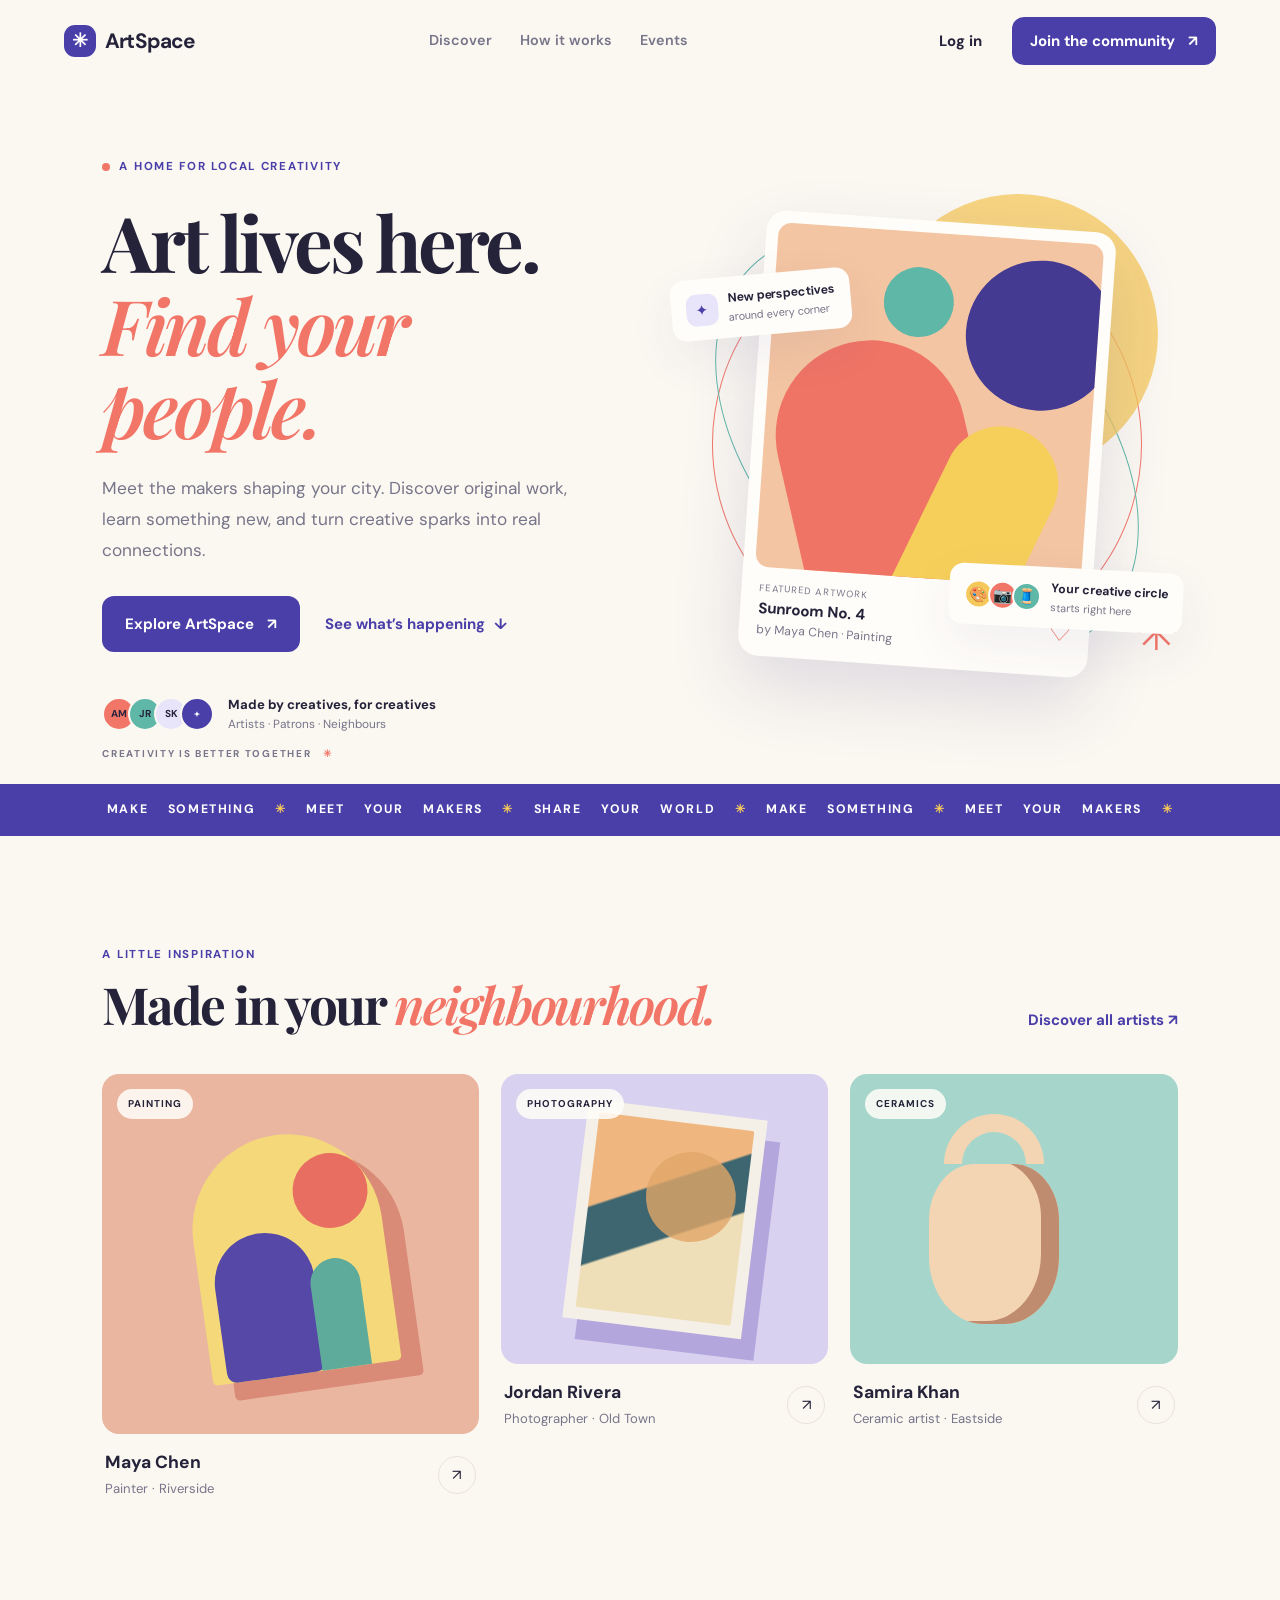
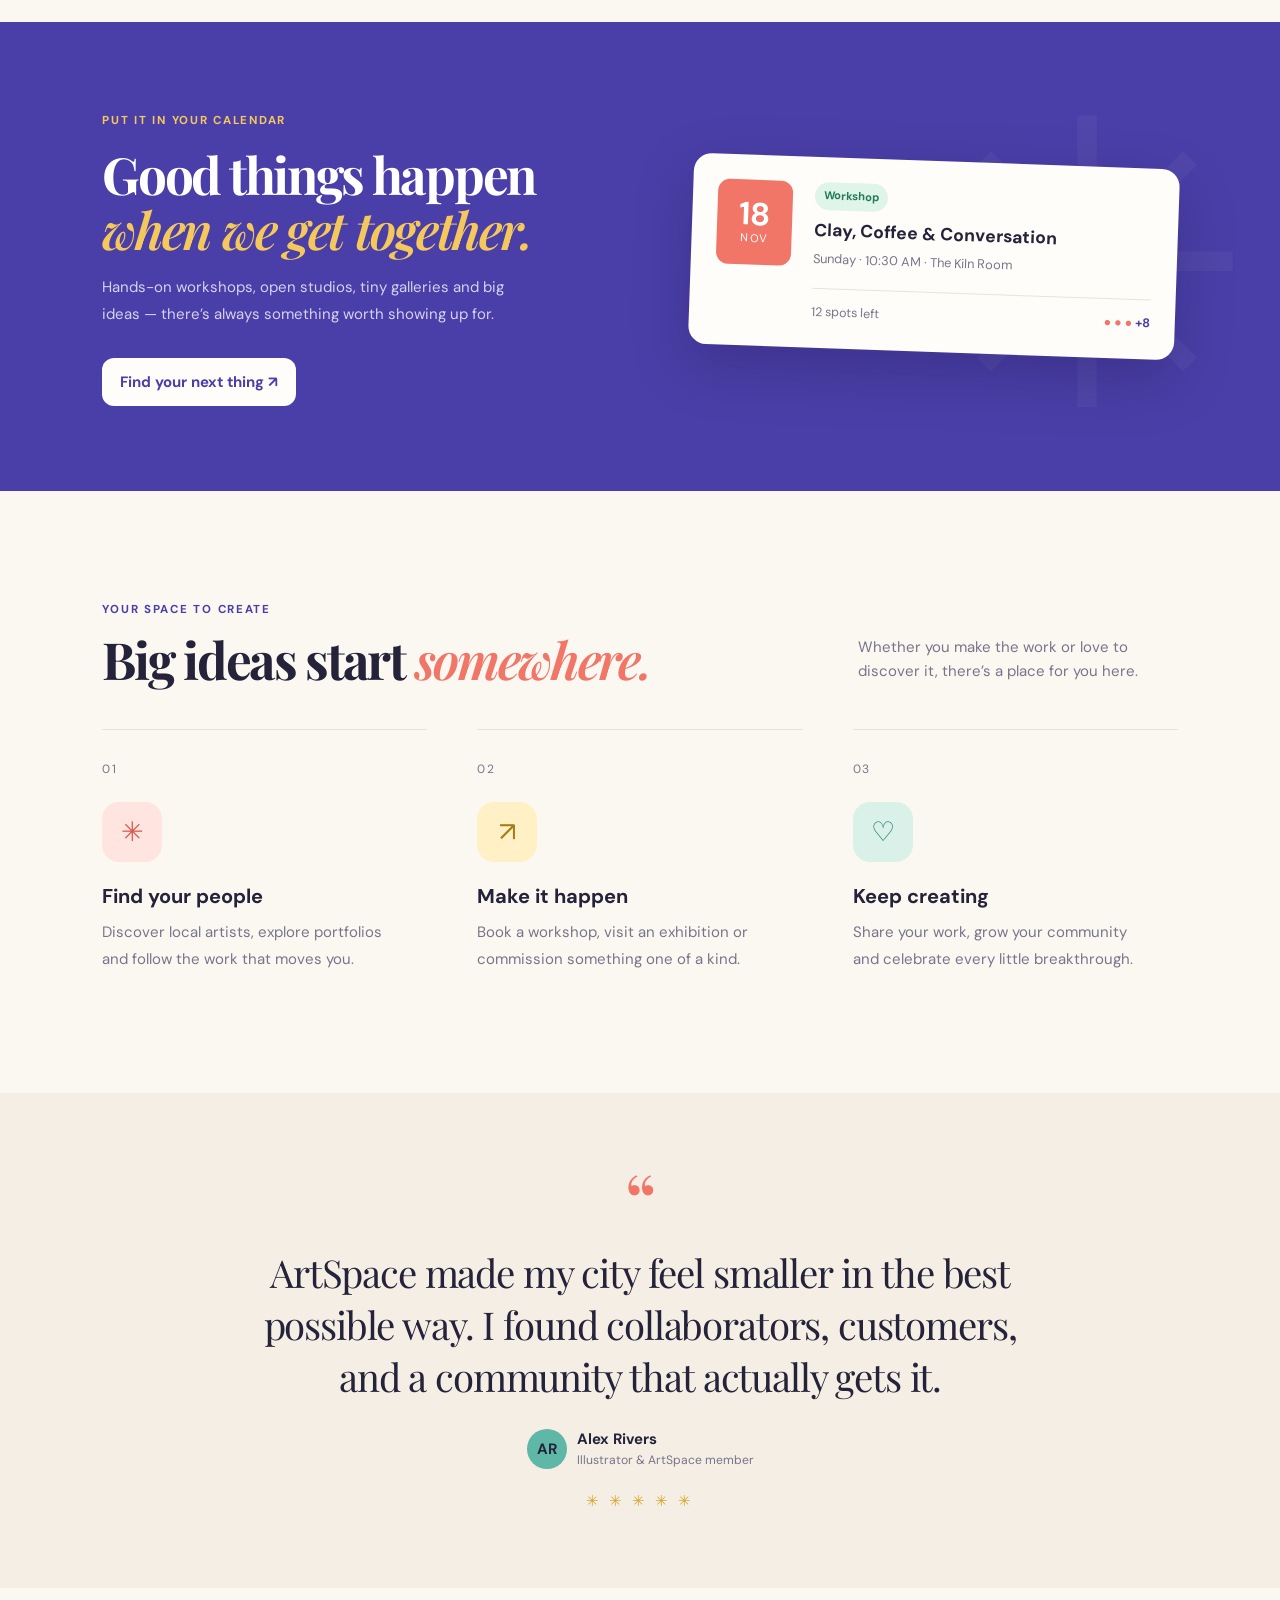
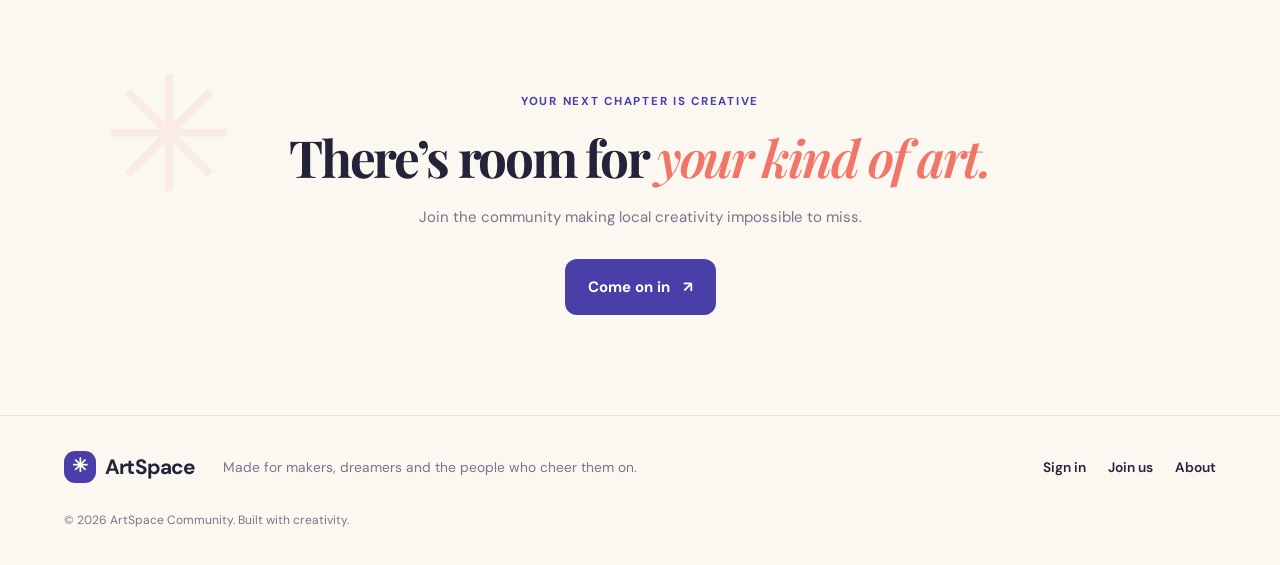
<file: index.html>
<!doctype html>
<html lang="en">
<head>
  <meta charset="utf-8"><meta name="viewport" content="width=device-width, initial-scale=1">
  <meta name="description" content="ArtSpace — discover local artists, exhibitions, workshops and creative spaces.">
  <title>ArtSpace — Where creativity finds community</title>
  <link rel="preconnect" href="https://fonts.googleapis.com"><link href="https://fonts.googleapis.com/css2?family=DM+Sans:wght@400;500;600;700&family=Playfair+Display:wght@600;700;800&display=swap" rel="stylesheet">
  <link rel="stylesheet" href="css/variables.css"><link rel="stylesheet" href="css/base.css"><link rel="stylesheet" href="css/layout.css"><link rel="stylesheet" href="css/components.css"><link rel="stylesheet" href="css/pages.css"><link rel="stylesheet" href="css/responsive.css">
</head>
<body class="landing">
<header class="site-header"><a class="brand" href="index.html"><span class="brand-mark">✳</span> ArtSpace</a><nav class="landing-nav"><a href="#discover">Discover</a><a href="#how">How it works</a><a href="#events">Events</a></nav><div class="header-actions"><a class="btn btn-quiet" href="auth.html">Log in</a><a class="btn btn-primary" href="auth.html#register">Join the community <span>↗</span></a></div><button class="icon-btn mobile-menu" aria-label="Open navigation" data-mobile-nav>☰</button></header>
<main>
<section class="hero"><div class="hero-copy"><span class="eyebrow"><span class="eyebrow-dot"></span> A home for local creativity</span><h1>Art lives here.<br><em>Find your people.</em></h1><p class="hero-lede">Meet the makers shaping your city. Discover original work, learn something new, and turn creative sparks into real connections.</p><div class="hero-actions"><a class="btn btn-primary btn-large" href="auth.html#register">Explore ArtSpace <span>↗</span></a><a class="text-link" href="#discover">See what’s happening <span>↓</span></a></div><div class="hero-proof"><div class="avatar-stack"><span>AM</span><span>JR</span><span>SK</span><span>+</span></div><div><strong>Made by creatives, for creatives</strong><small>Artists · Patrons · Neighbours</small></div></div></div><div class="hero-art"><div class="art-orbit orbit-one"></div><div class="art-orbit orbit-two"></div><div class="hero-sun"></div><div class="hero-card hero-card-main"><div class="abstract-art"><span class="art-shape shape-a"></span><span class="art-shape shape-b"></span><span class="art-shape shape-c"></span><span class="art-shape shape-d"></span></div><div class="art-caption"><div><small>FEATURED ARTWORK</small><strong>Sunroom No. 4</strong><span>by Maya Chen · Painting</span></div><span class="heart">♡</span></div></div><div class="floating-note note-top"><span class="note-icon">✦</span><div><strong>New perspectives</strong><small>around every corner</small></div></div><div class="floating-note note-bottom"><div class="mini-avatars"><i>🎨</i><i>📷</i><i>🧵</i></div><div><strong>Your creative circle</strong><small>starts right here</small></div></div><span class="hero-scribble">✳</span></div><div class="hero-bottom-note">CREATIVITY IS BETTER TOGETHER <span>✳</span></div></section>
<section class="ticker" aria-label="Community values"><div>MAKE SOMETHING <span>✳</span> MEET YOUR MAKERS <span>✳</span> SHARE YOUR WORLD <span>✳</span> MAKE SOMETHING <span>✳</span> MEET YOUR MAKERS <span>✳</span></div></section>
<section id="discover" class="section section-featured"><div class="section-heading"><div><span class="eyebrow">A little inspiration</span><h2>Made in your <em>neighbourhood.</em></h2></div><a class="text-link" href="auth.html">Discover all artists ↗</a></div><div class="feature-grid"><article class="feature-card feature-card-tall"><div class="feature-image image-terracotta"><span class="image-label">PAINTING</span><div class="painting-art"><i></i><b></b><span></span></div></div><div class="feature-meta"><div><h3>Maya Chen</h3><p>Painter · Riverside</p></div><span class="round-arrow">↗</span></div></article><article class="feature-card"><div class="feature-image image-lilac"><span class="image-label">PHOTOGRAPHY</span><div class="photo-art"><i></i><b></b></div></div><div class="feature-meta"><div><h3>Jordan Rivera</h3><p>Photographer · Old Town</p></div><span class="round-arrow">↗</span></div></article><article class="feature-card"><div class="feature-image image-teal"><span class="image-label">CERAMICS</span><div class="ceramic-art"><i></i><b></b></div></div><div class="feature-meta"><div><h3>Samira Khan</h3><p>Ceramic artist · Eastside</p></div><span class="round-arrow">↗</span></div></article></div></section>
<section id="events" class="event-band"><div class="event-band-copy"><span class="eyebrow">Put it in your calendar</span><h2>Good things happen<br><em>when we get together.</em></h2><p>Hands-on workshops, open studios, tiny galleries and big ideas — there’s always something worth showing up for.</p><a class="btn btn-light" href="auth.html#register">Find your next thing ↗</a></div><div class="event-preview"><div class="event-date"><strong>18</strong><span>NOV</span></div><div class="event-details"><span class="status status-confirmed">Workshop</span><h3>Clay, Coffee & Conversation</h3><p>Sunday · 10:30 AM · The Kiln Room</p><div class="event-footer"><span>12 spots left</span><span class="event-avatars">● ● ● <b>+8</b></span></div></div></div><div class="band-decoration">✳</div></section>
<section id="how" class="section how-section"><div class="section-heading"><div><span class="eyebrow">Your space to create</span><h2>Big ideas start <em>somewhere.</em></h2></div><p class="heading-aside">Whether you make the work or love to discover it, there’s a place for you here.</p></div><div class="steps-grid"><article><span class="step-number">01</span><div class="step-icon step-coral">✳</div><h3>Find your people</h3><p>Discover local artists, explore portfolios and follow the work that moves you.</p></article><article><span class="step-number">02</span><div class="step-icon step-yellow">↗</div><h3>Make it happen</h3><p>Book a workshop, visit an exhibition or commission something one of a kind.</p></article><article><span class="step-number">03</span><div class="step-icon step-teal">♡</div><h3>Keep creating</h3><p>Share your work, grow your community and celebrate every little breakthrough.</p></article></div></section>
<section class="quote-section"><div class="quote-mark">“</div><blockquote>ArtSpace made my city feel smaller in the best possible way. I found collaborators, customers, and a community that actually gets it.</blockquote><div class="quote-person"><span class="quote-avatar">AR</span><div><strong>Alex Rivers</strong><small>Illustrator & ArtSpace member</small></div></div><div class="quote-stars">✳ ✳ ✳ ✳ ✳</div></section>
<section class="cta-section"><div class="cta-shape">✳</div><span class="eyebrow">Your next chapter is creative</span><h2>There’s room for <em>your kind of art.</em></h2><p>Join the community making local creativity impossible to miss.</p><a class="btn btn-primary btn-large" href="auth.html#register">Come on in <span>↗</span></a></section>
</main><footer class="site-footer"><a class="brand" href="index.html"><span class="brand-mark">✳</span> ArtSpace</a><p>Made for makers, dreamers and the people who cheer them on.</p><div><a href="auth.html">Sign in</a><a href="auth.html#register">Join us</a><a href="#how">About</a></div><small>© 2026 ArtSpace Community. Built with creativity.</small></footer><script src="js/landing.js"></script></body></html>
</file>
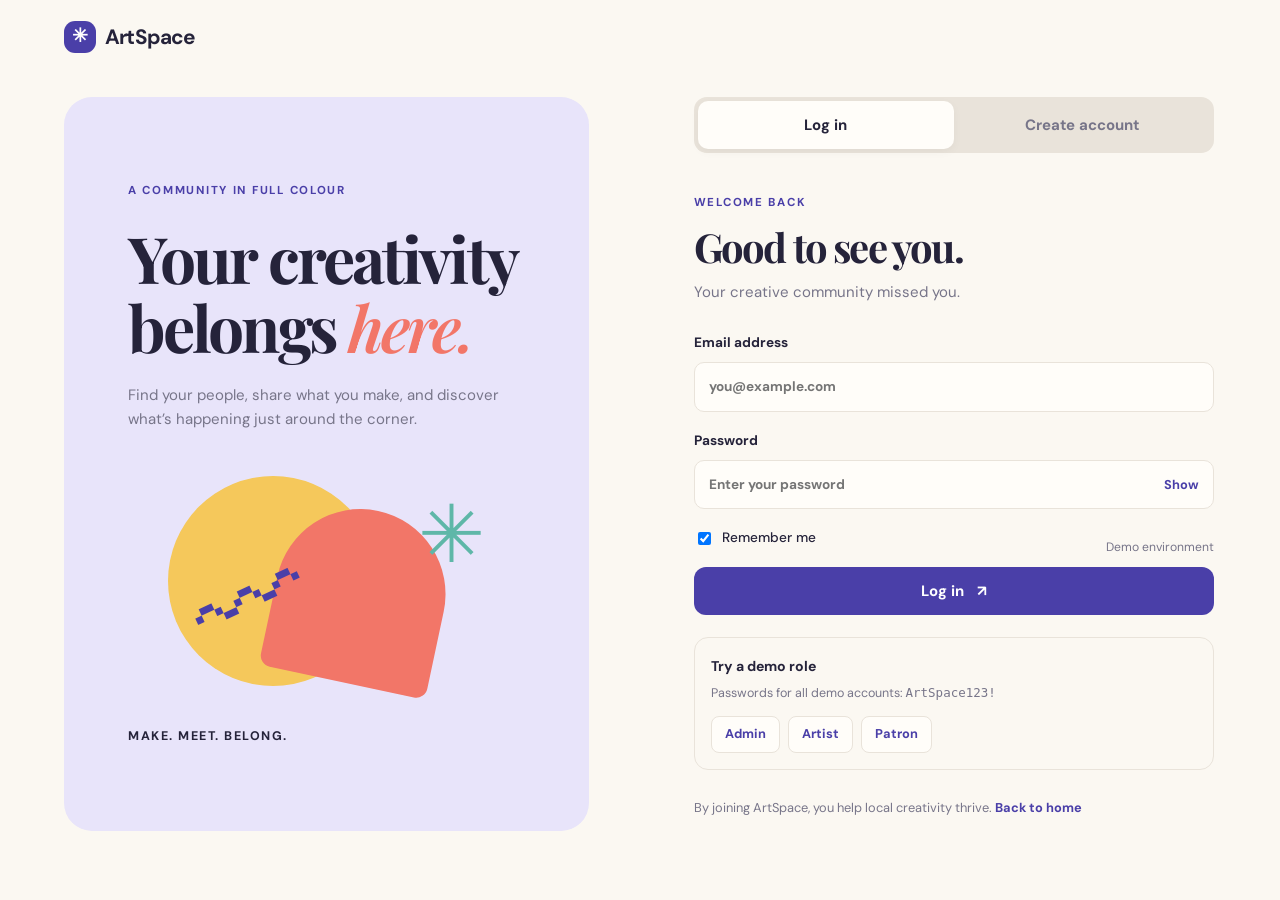
<file: app.html>
<!doctype html><html lang="en"><head><meta charset="utf-8"><meta name="viewport" content="width=device-width,initial-scale=1"><title>ArtSpace Studio</title><link rel="preconnect" href="https://fonts.googleapis.com"><link href="https://fonts.googleapis.com/css2?family=DM+Sans:wght@400;500;600;700&family=Playfair+Display:wght@600;700;800&display=swap" rel="stylesheet"><link rel="stylesheet" href="css/variables.css"><link rel="stylesheet" href="css/base.css"><link rel="stylesheet" href="css/layout.css"><link rel="stylesheet" href="css/components.css"><link rel="stylesheet" href="css/pages.css"><link rel="stylesheet" href="css/responsive.css"></head><body class="app-body"><div id="app-root"><div class="loading-screen"><span class="brand-mark">✳</span><h2>Opening your creative space…</h2></div></div><script type="module" src="js/router.js"></script></body></html>
</file>
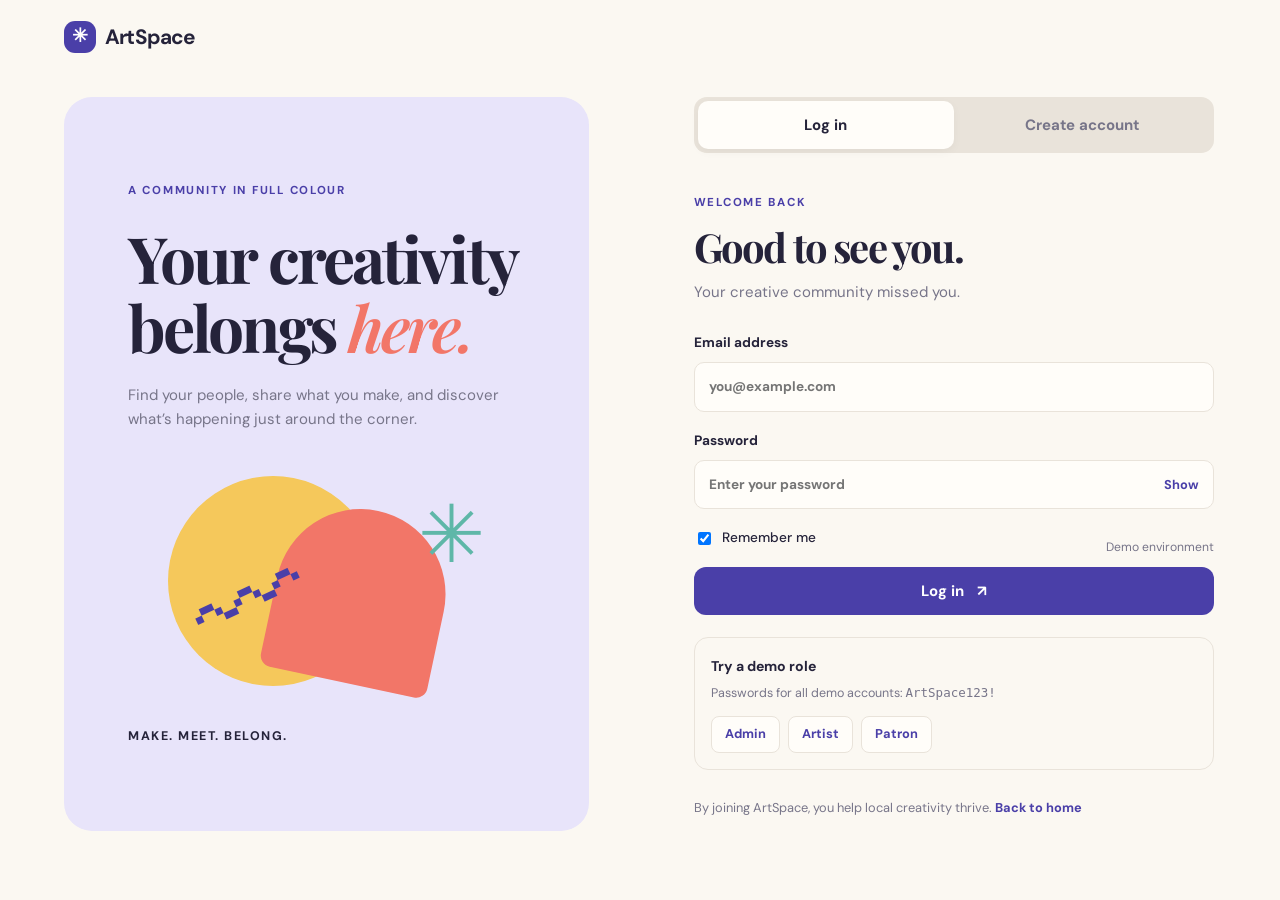
<file: auth.html>
<!doctype html><html lang="en"><head><meta charset="utf-8"><meta name="viewport" content="width=device-width,initial-scale=1"><title>Join ArtSpace</title><link rel="preconnect" href="https://fonts.googleapis.com"><link href="https://fonts.googleapis.com/css2?family=DM+Sans:wght@400;500;600;700&family=Playfair+Display:wght@600;700;800&display=swap" rel="stylesheet"><link rel="stylesheet" href="css/variables.css"><link rel="stylesheet" href="css/base.css"><link rel="stylesheet" href="css/layout.css"><link rel="stylesheet" href="css/components.css"><link rel="stylesheet" href="css/pages.css"><link rel="stylesheet" href="css/responsive.css"></head><body class="auth-page"><a class="brand auth-brand" href="index.html"><span class="brand-mark">✳</span> ArtSpace</a><main class="auth-layout"><section class="auth-aside"><span class="eyebrow">A community in full colour</span><h1>Your creativity<br>belongs <em>here.</em></h1><p>Find your people, share what you make, and discover what’s happening just around the corner.</p><div class="auth-art"><div class="auth-art-circle"></div><div class="auth-art-block"></div><div class="auth-art-squiggle">〰</div><div class="auth-art-star">✳</div></div><small>Make. Meet. Belong.</small></section><section class="auth-panel"><div class="auth-tabs"><button class="auth-tab active" data-auth-tab="login">Log in</button><button class="auth-tab" data-auth-tab="register">Create account</button></div><div id="auth-message" class="form-message" role="status"></div><form id="login-form" class="auth-form"><span class="eyebrow">WELCOME BACK</span><h2>Good to see you.</h2><p class="muted">Your creative community missed you.</p><label>Email address<input type="email" name="email" placeholder="you@example.com" required autocomplete="email"></label><label>Password<span class="password-wrap"><input type="password" name="password" placeholder="Enter your password" required autocomplete="current-password"><button type="button" class="show-password" aria-label="Show password">Show</button></span></label><div class="form-row"><label class="check-label"><input type="checkbox" name="remember" checked> Remember me</label><span class="muted tiny">Demo environment</span></div><button class="btn btn-primary btn-full" type="submit">Log in <span>↗</span></button><div class="demo-box"><strong>Try a demo role</strong><p>Passwords for all demo accounts: <code>ArtSpace123!</code></p><div class="demo-buttons"><button type="button" data-demo="admin@artspace.demo">Admin</button><button type="button" data-demo="maya@artspace.demo">Artist</button><button type="button" data-demo="alex@artspace.demo">Patron</button></div></div></form>
<form id="register-form" class="auth-form hidden"><span class="eyebrow">YOUR STORY STARTS HERE</span><h2>Make yourself at home.</h2><p class="muted">A few details and you’re in.</p><div class="form-grid"><label>Full name<input name="name" required minlength="2" placeholder="Your full name"></label><label>City<input name="city" required placeholder="Your city"></label><label class="span-two">Email address<input type="email" name="email" required placeholder="you@example.com"></label><label>I'm joining as<select name="role" required><option value="patron">Patron / Member</option><option value="artist">Artist / Creative</option></select></label><label>Creative discipline<input name="discipline" placeholder="e.g. Photography"></label><label>Password<span class="password-wrap"><input type="password" name="password" required minlength="8" placeholder="8+ characters"><button type="button" class="show-password" aria-label="Show password">Show</button></span><span class="strength"><i id="strength-meter"></i></span><small id="strength-label" class="muted tiny">Use 8+ characters with a number and symbol.</small></label><label>Confirm password<input type="password" name="confirm" required placeholder="Repeat password"></label></div><label class="check-label terms"><input type="checkbox" name="terms" required> I agree to the community guidelines.</label><button class="btn btn-primary btn-full" type="submit">Create my account <span>↗</span></button></form><p class="auth-foot">By joining ArtSpace, you help local creativity thrive. <a href="index.html">Back to home</a></p></section></main><script type="module" src="js/auth.js"></script></body></html>
</file>
<file: css/variables.css>
:root{--ink:#25233a;--muted:#777589;--paper:#fbf8f2;--surface:#fffdf9;--line:#e9e3da;--indigo:#4a3fa8;--indigo-dark:#332b7b;--coral:#f27668;--yellow:#f5c85b;--teal:#5fb7a8;--lavender:#e8e4fa;--green:#2f946f;--red:#d45d5d;--amber:#b77a18;--blue:#477ed1;--purple:#8562bd;--shadow:0 18px 50px #332b7b12;--radius:20px;--radius-sm:12px;--font-body:'DM Sans',sans-serif;--font-display:'Playfair Display',serif}body.dark{--ink:#f4f0ff;--muted:#aaa6c0;--paper:#171624;--surface:#222033;--line:#39364d;--lavender:#302c4a;--shadow:0 18px 50px #0003}
</file>
<file: css/base.css>
*{box-sizing:border-box}html{scroll-behavior:smooth}body{margin:0;background:var(--paper);color:var(--ink);font-family:var(--font-body);font-size:15px;line-height:1.6}a{color:inherit;text-decoration:none}button,input,select,textarea{font:inherit}button,a,input,select,textarea{outline-offset:3px}button{cursor:pointer}img{max-width:100%;display:block}h1,h2,h3,h4,p{margin-top:0}h1,h2{font-family:var(--font-display);letter-spacing:-.045em;line-height:1.08}h1{font-size:clamp(2.8rem,6vw,5.8rem)}h2{font-size:clamp(2.1rem,4vw,3.6rem)}h3{line-height:1.25}em{color:var(--coral);font-weight:600}::selection{background:var(--yellow);color:var(--ink)}:focus-visible{outline:3px solid var(--coral)}.hidden{display:none!important}.muted{color:var(--muted)}.tiny{font-size:.76rem}.eyebrow{font-size:.72rem;font-weight:700;letter-spacing:.15em;text-transform:uppercase;color:var(--indigo);display:inline-flex;align-items:center;gap:9px}.eyebrow-dot{height:8px;width:8px;background:var(--coral);border-radius:50%}.text-link{font-weight:700;color:var(--indigo);display:inline-flex;gap:9px;align-items:center}.text-link:hover{gap:14px}.brand{font-size:1.3rem;font-weight:700;letter-spacing:-.04em;display:inline-flex;align-items:center;gap:9px}.brand-mark{display:inline-grid;place-items:center;width:32px;height:32px;border-radius:11px;background:var(--indigo);color:white;font-size:1.2rem}.loading-screen{min-height:100vh;display:grid;place-content:center;justify-items:center;color:var(--muted)}
</file>
<file: css/layout.css>
.site-header{height:82px;padding:0 clamp(20px,5vw,78px);display:flex;align-items:center;justify-content:space-between;gap:24px;position:relative;z-index:5}.landing-nav,.header-actions{display:flex;align-items:center;gap:28px}.landing-nav a{font-size:.9rem;color:var(--muted);font-weight:600}.landing-nav a:hover{color:var(--indigo)}.header-actions{gap:12px}.section{padding:105px clamp(20px,8vw,125px)}.section-heading{display:flex;align-items:end;justify-content:space-between;gap:30px;margin-bottom:42px}.section-heading h2{margin:12px 0 0}.section-heading>p{max-width:320px;color:var(--muted)}.site-footer{padding:34px clamp(20px,5vw,78px);display:flex;align-items:center;gap:28px;border-top:1px solid var(--line);flex-wrap:wrap}.site-footer p{margin:0;color:var(--muted);font-size:.86rem}.site-footer>div{margin-left:auto;display:flex;gap:22px;font-weight:600;font-size:.86rem}.site-footer small{width:100%;color:var(--muted);font-size:.75rem}.auth-layout{min-height:calc(100vh - 90px);display:grid;grid-template-columns:1fr 1fr;max-width:1280px;margin:auto;padding:24px 5vw 60px;gap:clamp(40px,8vw,120px)}.auth-aside{background:var(--lavender);border-radius:28px;padding:clamp(35px,5vw,70px);position:relative;overflow:hidden;display:flex;flex-direction:column;justify-content:center;min-height:690px}.auth-aside h1{font-size:clamp(3rem,5vw,5rem);margin:22px 0}.auth-aside p{max-width:380px;color:var(--muted)}.auth-art{height:230px;position:relative;margin:25px 0}.auth-art-circle{position:absolute;width:210px;height:210px;background:var(--yellow);border-radius:50%;left:10%;top:5px}.auth-art-block{position:absolute;width:170px;height:175px;background:var(--coral);border-radius:90px 90px 12px 12px;left:37%;top:38px;transform:rotate(12deg)}.auth-art-squiggle{position:absolute;font-size:7rem;color:var(--indigo);left:17%;top:45px;transform:rotate(-25deg)}.auth-art-star{position:absolute;font-size:5rem;right:10%;top:0;color:var(--teal)}.auth-aside>small{font-weight:700;letter-spacing:.12em;text-transform:uppercase}.auth-panel{align-self:center;max-width:520px;width:100%;margin:auto}.auth-tabs{display:flex;background:var(--line);border-radius:13px;padding:4px;margin-bottom:36px}.auth-tab{border:0;background:transparent;color:var(--muted);padding:12px;flex:1;border-radius:10px;font-weight:700}.auth-tab.active{background:var(--surface);color:var(--ink);box-shadow:0 3px 10px #0000000a}.auth-form h2{font-size:2.5rem;margin:12px 0}.auth-form>p{margin-bottom:28px}.auth-form label{display:flex;flex-direction:column;gap:8px;font-size:.85rem;font-weight:700;margin-bottom:18px}.auth-form input:not([type=checkbox]),.auth-form select{width:100%;border:1px solid var(--line);background:var(--surface);color:var(--ink);padding:13px 14px;border-radius:10px;min-height:48px}.auth-form input:focus,.auth-form select:focus{border-color:var(--indigo)}.password-wrap{display:flex;position:relative}.password-wrap input{padding-right:62px!important}.show-password{position:absolute;right:8px;top:8px;border:0;background:transparent;color:var(--indigo);font-weight:700;font-size:.8rem;padding:7px}.form-row{display:flex;justify-content:space-between;align-items:center}.auth-form .check-label{flex-direction:row;align-items:center;gap:8px;font-weight:500}.form-grid{display:grid;grid-template-columns:1fr 1fr;gap:0 14px}.span-two{grid-column:span 2}.strength{height:4px;background:var(--line);border-radius:10px;overflow:hidden}.strength i{height:100%;display:block;width:0;background:var(--coral);transition:width .2s}.terms{margin:12px 0 20px!important}.demo-box{background:var(--paper);border:1px solid var(--line);padding:16px;border-radius:14px;margin-top:22px}.demo-box strong{font-size:.88rem}.demo-box p{font-size:.78rem;color:var(--muted);margin:5px 0 12px}.demo-buttons{display:flex;gap:8px}.demo-buttons button{background:var(--surface);border:1px solid var(--line);border-radius:8px;padding:7px 13px;color:var(--indigo);font-weight:700;font-size:.8rem}.auth-foot{margin-top:28px;color:var(--muted);font-size:.8rem}.auth-foot a{color:var(--indigo);font-weight:700}.form-message{font-size:.88rem;margin-bottom:14px;color:var(--red)}
</file>
<file: css/components.css>
.btn{display:inline-flex;justify-content:center;align-items:center;gap:13px;border:0;border-radius:12px;padding:12px 18px;font-weight:700;transition:transform .2s,box-shadow .2s;min-height:44px}.btn:hover{transform:translateY(-2px);box-shadow:0 8px 20px #332b7b20}.btn-primary{background:var(--indigo);color:#fff}.btn-primary:hover{background:var(--indigo-dark)}.btn-quiet{background:transparent;color:var(--ink)}.btn-light{background:var(--surface);color:var(--indigo)}.btn-large{padding:16px 23px}.btn-full{width:100%}.icon-btn{border:1px solid var(--line);background:var(--surface);color:var(--ink);width:44px;height:44px;border-radius:12px}.mobile-menu{display:none}.status{display:inline-flex;align-items:center;gap:6px;padding:5px 9px;border-radius:100px;font-size:.7rem;font-weight:700;background:var(--line);color:var(--muted);white-space:nowrap}.status-pending,.status-under-review,.status-waitlisted{background:#fff0d3;color:#95610e}.status-confirmed,.status-approved,.status-published,.status-accepted{background:#dff5e9;color:#247b59}.status-rejected,.status-cancelled,.status-declined{background:#ffe4e1;color:#b34444}.status-in-progress,.status-submitted{background:#e2edff;color:#3869b4}.status-completed,.status-delivered,.status-closed{background:#eee5ff;color:#704bb0}.toast-region{position:fixed;right:20px;top:20px;z-index:99;display:grid;gap:10px}.toast{background:var(--surface);border:1px solid var(--line);box-shadow:var(--shadow);padding:14px 18px;border-radius:12px;min-width:240px;animation:slide-in .25s ease}.toast.success{border-left:4px solid var(--teal)}.toast.error{border-left:4px solid var(--red)}.toast.info{border-left:4px solid var(--indigo)}@keyframes slide-in{from{transform:translateX(15px);opacity:0}to{transform:none;opacity:1}}.modal-backdrop{position:fixed;inset:0;background:#17162499;z-index:90;display:grid;place-items:center;padding:20px}.modal{background:var(--surface);color:var(--ink);width:min(560px,100%);max-height:90vh;overflow:auto;border-radius:20px;padding:26px;box-shadow:var(--shadow);animation:modal-in .2s ease}.modal h2{font-size:1.8rem}.modal-actions{display:flex;justify-content:flex-end;gap:10px;margin-top:22px}@keyframes modal-in{from{transform:translateY(10px) scale(.98);opacity:0}to{transform:none;opacity:1}}.empty-state{text-align:center;padding:55px 20px;color:var(--muted)}.empty-state .empty-icon{font-size:3rem;color:var(--coral)}.form-error{color:var(--red);font-size:.76rem;font-weight:500}.field-error{border-color:var(--red)!important}.pill{padding:7px 12px;border:1px solid var(--line);border-radius:100px;background:var(--surface);color:var(--muted);font-size:.8rem}.pill.active{background:var(--indigo);border-color:var(--indigo);color:white}.table-wrap{overflow:auto;border:1px solid var(--line);border-radius:14px}.data-table{width:100%;border-collapse:collapse;min-width:600px}.data-table th,.data-table td{text-align:left;padding:14px 16px;border-bottom:1px solid var(--line);font-size:.84rem}.data-table th{background:var(--paper);color:var(--muted);font-size:.72rem;text-transform:uppercase;letter-spacing:.08em}.data-table tr:last-child td{border-bottom:0}.field{display:grid;gap:6px;margin:13px 0}.field label{font-size:.82rem;font-weight:700}.field input,.field textarea,.field select{width:100%;padding:11px 13px;border:1px solid var(--line);background:var(--surface);color:var(--ink);border-radius:9px}.field textarea{min-height:90px;resize:vertical}.toast button{float:right;border:0;background:none;color:var(--muted)}
</file>
<file: css/pages.css>
.hero{min-height:650px;padding:72px clamp(24px,8vw,125px) 50px;display:grid;grid-template-columns:1.02fr .98fr;align-items:center;gap:4vw;position:relative;overflow:hidden}.hero-copy{position:relative;z-index:2}.hero h1{margin:22px 0 24px}.hero-lede{max-width:480px;font-size:1.08rem;line-height:1.8;color:var(--muted)}.hero-actions{display:flex;align-items:center;gap:25px;margin:30px 0 42px}.hero-proof{display:flex;align-items:center;gap:14px}.avatar-stack{display:flex}.avatar-stack span{width:34px;height:34px;border:2px solid var(--paper);margin-left:-8px;border-radius:50%;display:grid;place-items:center;font-size:.63rem;font-weight:700;background:var(--yellow)}.avatar-stack span:first-child{margin-left:0;background:var(--coral)}.avatar-stack span:nth-child(2){background:var(--teal)}.avatar-stack span:nth-child(3){background:var(--lavender)}.avatar-stack span:last-child{background:var(--indigo);color:white}.hero-proof strong,.hero-proof small{display:block}.hero-proof strong{font-size:.82rem}.hero-proof small{font-size:.74rem;color:var(--muted)}.hero-art{height:500px;position:relative;display:grid;place-items:center}.hero-card-main{width:min(350px,75%);background:var(--surface);padding:12px;border-radius:20px;box-shadow:0 30px 70px #332b7b24;transform:rotate(4deg);z-index:2}.abstract-art{height:345px;background:#f4c5a2;border-radius:13px;position:relative;overflow:hidden}.art-shape{position:absolute;display:block}.shape-a{width:190px;height:250px;border-radius:100px 100px 20px 20px;background:#ef7466;left:20px;bottom:-15px;transform:rotate(-17deg)}.shape-b{width:150px;height:150px;border-radius:50%;background:#443a91;right:-18px;top:20px}.shape-c{width:115px;height:200px;background:#f6cf5b;border-radius:60px 60px 0 0;right:45px;bottom:-40px;transform:rotate(22deg)}.shape-d{width:70px;height:70px;background:#5fb7a8;border-radius:50%;left:110px;top:35px}.art-caption{display:flex;justify-content:space-between;align-items:center;padding:14px 6px 4px}.art-caption small,.art-caption strong,.art-caption span{display:block}.art-caption small{font-size:.59rem;letter-spacing:.12em;color:var(--muted)}.art-caption strong{font-size:.95rem}.art-caption span{font-size:.76rem;color:var(--muted)}.art-caption .heart{font-size:1.7rem;color:var(--coral)}.hero-sun{position:absolute;width:280px;height:280px;border-radius:50%;background:var(--yellow);right:4%;top:0;opacity:.75}.art-orbit{position:absolute;border:1px solid var(--coral);border-radius:50%;width:430px;height:430px;transform:rotate(-28deg)}.orbit-two{width:500px;height:330px;border-color:var(--teal);transform:rotate(45deg)}.floating-note{position:absolute;z-index:4;display:flex;align-items:center;gap:10px;background:var(--surface);padding:12px 15px;border-radius:14px;box-shadow:var(--shadow)}.floating-note strong,.floating-note small{display:block}.floating-note strong{font-size:.77rem}.floating-note small{font-size:.68rem;color:var(--muted)}.note-icon{width:32px;height:32px;background:var(--lavender);color:var(--indigo);display:grid;place-items:center;border-radius:10px}.note-top{top:80px;left:-5px;transform:rotate(-5deg)}.note-bottom{bottom:65px;right:-5px;transform:rotate(3deg)}.mini-avatars{display:flex}.mini-avatars i{font-style:normal;display:grid;place-items:center;width:29px;height:29px;border-radius:50%;background:var(--yellow);margin-left:-5px;border:2px solid var(--surface)}.mini-avatars i:first-child{margin-left:0}.mini-avatars i:nth-child(2){background:var(--coral)}.mini-avatars i:nth-child(3){background:var(--teal)}.hero-scribble{position:absolute;right:0;bottom:20px;color:var(--coral);font-size:3.2rem}.hero-bottom-note{position:absolute;bottom:22px;left:clamp(24px,8vw,125px);font-size:.62rem;letter-spacing:.17em;font-weight:700;color:var(--muted)}.hero-bottom-note span{color:var(--coral);margin-left:8px}.ticker{background:var(--indigo);color:white;overflow:hidden;padding:16px 0;white-space:nowrap;font-weight:700;letter-spacing:.13em;font-size:.77rem}.ticker div{word-spacing:15px;text-align:center}.ticker span{color:var(--yellow)}.feature-grid{display:grid;grid-template-columns:1.15fr 1fr 1fr;gap:22px}.feature-card{min-width:0}.feature-image{height:290px;border-radius:17px;position:relative;overflow:hidden;display:grid;place-items:center}.feature-card-tall .feature-image{height:360px}.image-label{position:absolute;left:15px;top:15px;z-index:3;background:#fffdf9dd;border-radius:100px;padding:7px 11px;font-size:.62rem;font-weight:700;letter-spacing:.1em}.image-terracotta{background:#eab6a0}.image-lilac{background:#d8d1f0}.image-teal{background:#a6d6cb}.painting-art{position:relative;width:190px;height:240px;background:#f4d87a;border-radius:100px 100px 5px 5px;transform:rotate(-8deg);box-shadow:20px 18px 0 #d98b77}.painting-art i{position:absolute;width:100px;height:145px;background:#5548a6;border-radius:100px 100px 20px 20px;bottom:0;left:15px}.painting-art b{position:absolute;width:75px;height:75px;border-radius:50%;background:#e96e62;right:10px;top:25px}.painting-art span{position:absolute;width:50px;height:110px;background:#5eaa9b;right:30px;bottom:0;border-radius:30px 30px 0 0}.photo-art{width:180px;height:220px;background:#f4f0e7;transform:rotate(7deg);box-shadow:15px 20px 0 #b3a6dc;padding:12px}.photo-art i{display:block;height:100%;background:linear-gradient(155deg,#efb77f 0 35%,#3e6670 36% 57%,#efdfb8 58%);border-radius:2px}.photo-art b{position:absolute;width:90px;height:90px;border-radius:50%;background:#e2a768;top:40px;right:22px;opacity:.8}.ceramic-art{width:200px;height:210px;position:relative}.ceramic-art i{position:absolute;bottom:0;left:15px;width:130px;height:160px;border-radius:35% 35% 42% 42%;background:#f4d5b3;box-shadow:inset -18px -3px #c08c70}.ceramic-art b{position:absolute;width:100px;height:50px;border:18px solid #f4d5b3;border-bottom:0;border-radius:60px 60px 0 0;left:30px;top:0}.feature-meta{display:flex;justify-content:space-between;align-items:center;padding:18px 3px}.feature-meta h3{margin:0 0 4px}.feature-meta p{margin:0;color:var(--muted);font-size:.82rem}.round-arrow{width:38px;height:38px;border:1px solid var(--line);border-radius:50%;display:grid;place-items:center}.event-band{background:var(--indigo);color:white;padding:85px clamp(24px,8vw,125px);display:grid;grid-template-columns:1fr 1fr;gap:8vw;align-items:center;position:relative;overflow:hidden}.event-band .eyebrow{color:var(--yellow)}.event-band h2{margin:16px 0}.event-band p{color:#d6d2f0;max-width:440px;line-height:1.8}.event-band em{color:var(--yellow)}.event-band-copy .btn{margin-top:15px}.event-preview{background:var(--surface);color:var(--ink);padding:25px;border-radius:18px;display:flex;gap:22px;position:relative;z-index:2;box-shadow:0 20px 55px #17103b40;transform:rotate(2deg)}.event-date{background:var(--coral);color:white;border-radius:12px;min-width:75px;height:85px;display:flex;flex-direction:column;align-items:center;justify-content:center}.event-date strong{font-size:2rem;line-height:1}.event-date span{font-size:.7rem;letter-spacing:.12em}.event-details{flex:1}.event-details h3{margin:10px 0 5px}.event-details p{color:var(--muted);font-size:.8rem;margin-bottom:18px}.event-footer{border-top:1px solid var(--line);padding-top:14px;display:flex;justify-content:space-between;font-size:.78rem;color:var(--muted)}.event-avatars{color:var(--coral)}.event-avatars b{color:var(--indigo)}.band-decoration{position:absolute;right:2%;bottom:-100px;font-size:25rem;color:#ffffff0a}.heading-aside{max-width:320px;color:var(--muted);margin-bottom:4px}.steps-grid{display:grid;grid-template-columns:repeat(3,1fr);gap:50px}.steps-grid article{position:relative;border-top:1px solid var(--line);padding-top:26px}.step-number{font-size:.75rem;color:var(--muted);letter-spacing:.1em}.step-icon{width:60px;height:60px;border-radius:17px;display:grid;place-items:center;font-size:1.7rem;margin:22px 0}.step-coral{background:#ffe4df;color:#d85f52}.step-yellow{background:#fff0c5;color:#a67b15}.step-teal{background:#d9f1e9;color:#287f6e}.steps-grid h3{font-size:1.25rem;margin-bottom:10px}.steps-grid p{color:var(--muted);line-height:1.8;max-width:290px}.quote-section{background:#f4eee5;padding:75px 20px;text-align:center;color:#25233a;display:flex;flex-direction:column;align-items:center}.quote-mark{font-family:var(--font-display);font-size:5rem;color:var(--coral);line-height:.8}.quote-section blockquote{font-family:var(--font-display);font-size:clamp(1.5rem,3vw,2.4rem);line-height:1.35;max-width:820px;margin:15px auto 25px;letter-spacing:-.03em}.quote-person{display:flex;align-items:center;gap:10px;text-align:left}.quote-avatar{width:40px;height:40px;border-radius:50%;background:var(--teal);display:grid;place-items:center;font-weight:700}.quote-person strong,.quote-person small{display:block}.quote-person small{color:var(--muted);font-size:.76rem}.quote-stars{color:#d7a62e;margin-top:18px;letter-spacing:.2em}.cta-section{padding:100px 20px;text-align:center;position:relative;overflow:hidden}.cta-section h2{max-width:750px;margin:18px auto}.cta-section p{color:var(--muted);margin:20px 0 30px}.cta-shape{position:absolute;font-size:10rem;color:#f2766818;left:8%;top:5%}.cta-section .btn{position:relative}.auth-page{background:var(--paper)}.auth-brand{margin:20px 5vw}.app-body{background:var(--paper)}
/* Application shell */
.app-shell{min-height:100vh;display:grid;grid-template-columns:250px minmax(0,1fr)}.sidebar{position:sticky;top:0;height:100vh;background:var(--surface);border-right:1px solid var(--line);padding:25px 17px;display:flex;flex-direction:column;z-index:20}.sidebar .brand{padding:0 9px 30px}.workspace-label{font-size:.63rem;letter-spacing:.13em;color:var(--muted);font-weight:700;padding:0 12px 12px}.sidebar nav{display:grid;gap:5px}.side-link{display:flex;align-items:center;gap:12px;padding:12px;border-radius:10px;color:var(--muted);font-weight:600;font-size:.87rem;border:0;background:transparent;text-align:left;width:100%;min-height:44px}.side-link:hover,.side-link.active{background:var(--lavender);color:var(--indigo)}.side-icon{width:22px;text-align:center;font-size:1.1rem}.nav-dot{margin-left:auto;width:7px;height:7px;background:var(--coral);border-radius:50%}.sidebar-bottom{margin-top:auto}.sidebar-tip{background:var(--paper);border-radius:13px;padding:15px;margin:20px 0}.sidebar-tip span{font-size:.74rem;font-weight:700;color:var(--indigo)}.sidebar-tip p{font-size:.76rem;color:var(--muted);margin:7px 0 0;line-height:1.6}.app-main{min-width:0}.app-topbar{height:76px;padding:0 clamp(18px,3vw,44px);border-bottom:1px solid var(--line);display:flex;align-items:center;gap:20px;background:var(--surface)}.global-search{display:flex;align-items:center;gap:10px;border:1px solid var(--line);background:var(--paper);border-radius:11px;padding:0 13px;width:min(360px,42vw);height:42px;color:var(--muted)}.global-search input{border:0;background:transparent;color:var(--ink);width:100%;outline:0}.topbar-right{display:flex;align-items:center;gap:20px;margin-left:auto}.top-user{display:flex;align-items:center;gap:10px}.user-avatar{width:38px;height:38px;border-radius:13px;background:var(--yellow);display:grid;place-items:center;font-size:.75rem;font-weight:700}.top-user strong,.top-user small{display:block}.top-user strong{font-size:.8rem}.top-user small{font-size:.7rem;color:var(--muted);text-transform:capitalize}.notification-wrap{position:relative}.notification-count{position:absolute;right:-3px;top:-3px;border-radius:50%;background:var(--coral);color:white;font-size:.58rem;padding:2px 5px}.notification-menu{position:absolute;top:52px;right:0;width:310px;background:var(--surface);border:1px solid var(--line);box-shadow:var(--shadow);border-radius:14px;padding:14px;z-index:60}.notification-head{display:flex;justify-content:space-between;align-items:center;padding-bottom:10px}.notification-head .text-link{font-size:.7rem;border:0;background:none}.notification-item{display:block;width:100%;border:0;border-radius:8px;background:transparent;text-align:left;padding:10px;font-size:.78rem;color:var(--ink)}.notification-item.unread{background:var(--lavender)}.notification-item small{display:block;color:var(--muted);font-size:.68rem;margin-top:4px}.app-content{padding:clamp(22px,3vw,42px);max-width:1600px;margin:0 auto}.app-footer{border-top:1px solid var(--line);padding:20px clamp(22px,3vw,42px);font-size:.75rem;color:var(--muted);display:flex;justify-content:space-between}.app-footer span{font-weight:700;color:var(--indigo)}.section-title{display:flex;justify-content:space-between;align-items:center;gap:20px;margin-bottom:28px}.section-title h1{font-size:clamp(2rem,3vw,3.2rem);margin:9px 0}.section-title p{margin:0}.welcome-banner{background:var(--lavender);border-radius:22px;padding:clamp(25px,4vw,48px);display:flex;align-items:center;justify-content:space-between;gap:20px;overflow:hidden;position:relative}.welcome-banner .eyebrow{color:var(--indigo)}.welcome-banner h1{font-size:clamp(2rem,3.3vw,3.5rem);margin:14px 0}.welcome-banner p{color:var(--muted);max-width:580px}.welcome-actions{display:flex;align-items:center;gap:22px;margin-top:24px;flex-wrap:wrap}.welcome-illustration{width:200px;height:170px;position:relative;flex-shrink:0}.welcome-circle{position:absolute;width:145px;height:145px;background:var(--yellow);border-radius:50%;top:5px;right:0}.welcome-abstract{position:absolute;right:30px;top:0;font-size:8rem;color:var(--coral);transform:rotate(12deg)}.welcome-leaf{position:absolute;left:0;bottom:0;font-size:5rem;color:var(--teal);transform:rotate(-20deg)}.stats-grid{display:grid;grid-template-columns:repeat(4,minmax(0,1fr));gap:16px;margin:24px 0}.stat-card,.panel{background:var(--surface);border:1px solid var(--line);border-radius:16px;padding:22px;box-shadow:0 5px 20px #332b7b05}.stat-card{position:relative;overflow:hidden}.stat-card>span,.stat-card>small{display:block;color:var(--muted);font-size:.8rem}.stat-card strong{display:block;font-size:2.4rem;letter-spacing:-.06em;line-height:1.3;margin:8px 0}.stat-card small{font-size:.73rem}.stat-symbol{position:absolute;right:18px;top:15px;font-style:normal;font-size:1.3rem;color:var(--coral)}.dashboard-grid{display:grid;grid-template-columns:1.25fr 1fr;gap:18px}.panel-wide{grid-column:span 1}.panel-heading{display:flex;align-items:center;justify-content:space-between;gap:10px;margin-bottom:20px}.panel-heading h2,.panel-heading h3{margin:0}.panel-heading h2{font-size:1.45rem}.panel-heading h3{font-size:1.05rem}.panel-more{color:var(--muted)}.activity-chart{height:185px;display:flex;align-items:end;gap:clamp(5px,1.3vw,16px);padding:10px 0}.chart-column{flex:1;height:100%;display:flex;flex-direction:column;justify-content:end;align-items:center;gap:10px}.chart-column i{display:block;width:100%;max-width:28px;border-radius:6px 6px 2px 2px;background:var(--teal);min-height:8px}.chart-column:nth-child(3n) i{background:var(--coral)}.chart-column:nth-child(4n) i{background:var(--yellow)}.chart-column small{font-size:.65rem;color:var(--muted)}.chart-legend{display:flex;justify-content:space-between;font-size:.7rem;color:var(--muted);padding-top:12px;border-top:1px solid var(--line)}.chart-legend i,.chart-key i{display:inline-block;width:8px;height:8px;background:var(--teal);border-radius:3px;margin-right:7px}.status-chart{display:flex;align-items:center;justify-content:space-around;gap:15px;min-height:170px}.donut{width:140px;height:140px;border-radius:50%;background:conic-gradient(var(--yellow) 0 28%,var(--blue) 28% 61%,var(--purple) 61% 82%,var(--teal) 82%);display:grid;place-items:center}.donut>div{background:var(--surface);width:88px;height:88px;border-radius:50%;display:grid;align-content:center;justify-items:center}.donut strong{font-size:1.6rem}.donut small{font-size:.65rem;color:var(--muted)}.chart-key{display:grid;gap:12px}.chart-key span{display:grid;grid-template-columns:12px 1fr auto;align-items:center;gap:4px;font-size:.73rem;color:var(--muted)}.chart-key i{margin:0}.chart-key b{color:var(--ink)}.mini-event-list{display:grid;gap:15px}.mini-event{display:flex;align-items:center;gap:12px}.mini-date{min-width:46px;height:48px;background:var(--paper);border:1px solid var(--line);border-radius:10px;display:flex;flex-direction:column;align-items:center;justify-content:center}.mini-date b{font-size:1.1rem;line-height:1.2}.mini-date small{font-size:.58rem;color:var(--muted)}.mini-event>span:nth-child(2){min-width:0;flex:1}.mini-event strong,.mini-event small{display:block}.mini-event strong{font-size:.8rem;white-space:nowrap;overflow:hidden;text-overflow:ellipsis}.mini-event small{font-size:.69rem;color:var(--muted)}.mini-event>b{color:var(--indigo)}.recent-activity{display:grid;gap:18px}.activity-item{display:flex;gap:12px;align-items:start}.activity-avatar{width:34px;height:34px;border-radius:12px;background:var(--lavender);display:grid;place-items:center;font-size:.7rem;flex-shrink:0}.activity-item p{font-size:.78rem;margin:0;color:var(--muted)}.activity-item strong{color:var(--ink)}.activity-item small{display:block;font-size:.68rem;margin-top:4px}.filters{display:flex;gap:10px;align-items:center;flex-wrap:wrap;margin-bottom:22px}.filters input,.filters select{border:1px solid var(--line);background:var(--surface);color:var(--ink);border-radius:10px;padding:10px 13px;min-height:42px}.filters input{flex:1;min-width:180px}.artwork-grid{display:grid;grid-template-columns:repeat(3,minmax(0,1fr));gap:18px}.artwork-card{border:1px solid var(--line);border-radius:16px;background:var(--surface);overflow:hidden;transition:transform .2s,box-shadow .2s}.artwork-card:hover{transform:translateY(-4px);box-shadow:var(--shadow)}.artwork-visual{width:100%;height:215px;border:0;display:grid;place-items:center;position:relative;overflow:hidden}.art-coral{background:#f4c3b4}.art-lilac{background:#dcd4f1}.art-teal{background:#a9d8cd}.art-yellow{background:#f6dc8b}.art-indigo{background:#b6b1e5}.artwork-symbol{font-family:var(--font-display);font-size:8rem;color:#ffffffb8;transition:transform .4s}.artwork-card:hover .artwork-symbol{transform:scale(1.15) rotate(10deg)}.artwork-category{position:absolute;top:12px;left:12px;background:#fffdf0d9;color:#403a4c;border-radius:100px;padding:5px 9px;text-transform:uppercase;letter-spacing:.1em;font-size:.61rem;font-weight:700}.artwork-info{padding:15px}.artwork-info-top{display:flex;justify-content:space-between;gap:10px}.artwork-info h3{font-size:1rem;margin:0 0 4px}.artwork-info p{font-size:.76rem;color:var(--muted);margin:0}.heart-btn{border:0;background:transparent;color:var(--coral);font-size:1.5rem;align-self:start}.artwork-bottom{display:flex;align-items:center;gap:8px;flex-wrap:wrap;margin-top:16px}.artwork-bottom>strong{margin-right:auto;font-size:.85rem}.mini-action{border:0;background:var(--paper);color:var(--indigo);padding:5px 7px;border-radius:7px;font-size:.7rem;font-weight:700}.mini-action.danger,.danger{color:var(--red)}.event-list{display:grid;gap:14px}.event-card{display:flex;gap:20px;align-items:center;padding:20px;background:var(--surface);border:1px solid var(--line);border-radius:16px}.event-card .event-date{flex-shrink:0}.event-card-main{flex:1;min-width:0}.event-type{font-size:.7rem;color:var(--indigo);font-weight:700;text-transform:uppercase;letter-spacing:.08em}.event-card h3{margin:6px 0;font-size:1.1rem}.event-card-main>p{color:var(--muted);font-size:.84rem;margin:0 0 10px}.event-meta{display:flex;gap:15px;flex-wrap:wrap;color:var(--muted);font-size:.75rem}.event-card-actions{display:flex;flex-direction:column;align-items:end;gap:8px}.request-tabs{display:flex;gap:8px;flex-wrap:wrap;margin-bottom:20px}.request-card{background:var(--surface);border:1px solid var(--line);border-radius:16px;padding:22px;margin-bottom:14px}.request-card-top{display:flex;align-items:start;justify-content:space-between;gap:15px}.request-card h3{margin:5px 0;font-size:1.1rem}.request-card p{color:var(--muted);font-size:.84rem}.request-card-top p{margin:0}.request-card>p{margin:15px 0}.stepper{display:flex;justify-content:space-between;gap:4px;margin:25px 0 20px;position:relative}.stepper:before{content:'';position:absolute;height:2px;background:var(--line);left:8%;right:8%;top:13px}.stepper span{display:flex;flex-direction:column;align-items:center;gap:7px;position:relative;z-index:1;text-align:center;flex:1}.stepper i{width:27px;height:27px;border-radius:50%;border:2px solid var(--line);background:var(--surface);font-style:normal;font-size:.68rem;display:grid;place-items:center;color:var(--muted)}.stepper .step-done i{background:var(--indigo);color:white;border-color:var(--indigo)}.stepper small{font-size:.63rem;color:var(--muted)}.stepper .step-done small{color:var(--indigo);font-weight:700}.request-card-bottom{display:flex;justify-content:space-between;align-items:center;gap:12px;flex-wrap:wrap;border-top:1px solid var(--line);padding-top:14px}.request-card-bottom>div{display:flex;gap:6px;flex-wrap:wrap}.compact{display:flex;align-items:center;gap:16px}.compact>div{flex:1}.compact h3{margin:0 0 5px}.compact p{margin:0}.profile-card{display:flex;align-items:center;gap:25px;padding:28px;background:var(--surface);border:1px solid var(--line);border-radius:18px;margin-bottom:25px}.profile-avatar{width:100px;height:100px;border-radius:28px;background:var(--yellow);display:grid;place-items:center;font-size:2rem;font-weight:700}.profile-card h2{font-size:2rem;margin:10px 0}.profile-card p{margin:5px 0;color:var(--muted)}.panel{margin-bottom:18px}.report-actions{display:flex;gap:8px;flex-wrap:wrap}.report-grid{display:grid;grid-template-columns:1fr 1fr;gap:18px}.bar-row{display:grid;grid-template-columns:110px 1fr 25px;align-items:center;gap:10px;margin:14px 0;font-size:.78rem}.bar-row>span{color:var(--muted);overflow:hidden;text-overflow:ellipsis;white-space:nowrap}.bar-row>b{text-align:right}.bar-track{height:9px;background:var(--paper);border-radius:20px;overflow:hidden}.bar-track i{height:100%;display:block;background:var(--coral);border-radius:20px}.bar-row:nth-child(2n) .bar-track i{background:var(--teal)}.bar-row:nth-child(3n) .bar-track i{background:var(--indigo)}.panel-heading .text-link{font-size:.78rem}.access-denied{text-align:center;padding:50px}.mobile-bottom-nav{display:none}.app-hamburger{display:none}
</file>
<file: css/responsive.css>
@media(max-width:1000px){.hero{grid-template-columns:1fr 1fr;padding-top:55px}.hero-art{transform:scale(.9)}.hero h1{font-size:clamp(3rem,6vw,4.8rem)}.section{padding:80px 5vw}.feature-image{height:250px}.feature-card-tall .feature-image{height:300px}.auth-layout{gap:35px}.auth-aside{padding:35px;min-height:620px}.event-band{padding:75px 5vw;gap:5vw}}@media(max-width:760px){.site-header{height:70px}.landing-nav,.header-actions{display:none}.mobile-menu{display:block}.hero{grid-template-columns:1fr;padding-top:50px;padding-bottom:70px}.hero-art{height:420px;max-width:520px;width:100%;margin:0 auto;transform:scale(.92)}.hero-bottom-note{bottom:20px}.hero-actions{flex-wrap:wrap;gap:18px}.section{padding:70px 22px}.section-heading{align-items:start;flex-direction:column;gap:18px}.feature-grid{grid-template-columns:1fr 1fr;gap:16px}.feature-card-tall{grid-column:span 2}.feature-card-tall .feature-image{height:320px}.feature-image{height:240px}.event-band{grid-template-columns:1fr;padding:65px 22px;gap:40px}.event-preview{max-width:500px;width:100%}.steps-grid{grid-template-columns:1fr;gap:28px}.steps-grid article{display:grid;grid-template-columns:70px 1fr;column-gap:15px;padding-top:22px}.step-number{grid-column:1;grid-row:1 / span 3}.step-icon{grid-column:1;grid-row:2;margin:15px 0}.steps-grid h3,.steps-grid p{grid-column:2}.steps-grid h3{margin:20px 0 5px}.steps-grid p{margin-bottom:0}.site-footer{gap:15px}.site-footer p{width:100%;order:2}.site-footer>div{margin-left:0;order:3;width:100%}.site-footer small{order:4}.auth-layout{display:block;padding:10px 20px 45px}.auth-aside{display:none}.auth-panel{max-width:520px;padding-top:15px}.auth-brand{margin:16px 20px}.form-grid{grid-template-columns:1fr}.span-two{grid-column:span 1}.auth-tabs{margin-bottom:28px}}@media(max-width:420px){.hero h1{font-size:3.1rem}.hero-lede{font-size:.98rem}.hero-art{height:370px;transform:scale(.82);transform-origin:center}.hero-card-main{width:300px}.abstract-art{height:290px}.note-top{left:-25px}.note-bottom{right:-30px}.feature-grid{grid-template-columns:1fr}.feature-card-tall{grid-column:auto}.feature-image,.feature-card-tall .feature-image{height:290px}.event-preview{padding:17px;gap:13px}.event-date{min-width:60px;height:75px}.event-details h3{font-size:1rem}.auth-form h2{font-size:2rem}.demo-buttons{flex-wrap:wrap}}@media(prefers-reduced-motion:reduce){*,*::before,*::after{animation-duration:.01ms!important;transition-duration:.01ms!important;scroll-behavior:auto!important}}@media print{.site-header,.sidebar,.app-topbar,.btn,.filters,.toast-region{display:none!important}body{background:white;color:black}.app-content{padding:0!important}.panel,.stat-card{box-shadow:none!important;border:1px solid #ddd!important}}
@media(max-width:1100px){.app-shell{grid-template-columns:220px minmax(0,1fr)}.artwork-grid{grid-template-columns:repeat(2,minmax(0,1fr))}.stats-grid{grid-template-columns:repeat(2,minmax(0,1fr))}.dashboard-grid{grid-template-columns:1fr 1fr}.welcome-illustration{width:130px}.welcome-abstract{font-size:6rem}.welcome-circle{width:115px;height:115px}.event-card{align-items:flex-start}.event-card-actions{min-width:105px}}@media(max-width:760px){.app-shell{display:block}.sidebar{position:fixed;left:-270px;top:0;width:250px;transition:left .25s;box-shadow:var(--shadow)}.sidebar.sidebar-open{left:0}.app-hamburger{display:block}.app-topbar{height:65px;padding:0 15px;gap:10px}.global-search{width:auto;flex:1}.top-user>div{display:none}.topbar-right{gap:8px}.app-content{padding:20px 15px 95px}.welcome-banner{padding:24px;display:block}.welcome-illustration{position:absolute;right:0;bottom:0;opacity:.35}.welcome-banner>div:first-child{position:relative;z-index:1}.welcome-banner h1{font-size:2.1rem}.welcome-banner p{max-width:95%}.welcome-actions{gap:15px}.stats-grid{gap:10px}.stat-card{padding:15px}.stat-card strong{font-size:2rem}.dashboard-grid{grid-template-columns:1fr}.artwork-grid{grid-template-columns:repeat(2,minmax(0,1fr));gap:10px}.artwork-visual{height:170px}.artwork-info{padding:11px}.artwork-bottom{gap:5px}.artwork-bottom .status{display:none}.event-card{gap:12px;padding:14px;flex-wrap:wrap}.event-card .event-date{min-width:58px;height:68px}.event-card-main{flex:1}.event-card-actions{width:100%;flex-direction:row;align-items:center;justify-content:flex-end;flex-wrap:wrap}.event-card-actions .status{margin-right:auto}.event-meta{gap:8px}.stepper small{font-size:.55rem}.stepper i{width:24px;height:24px}.stepper:before{top:12px}.request-card{padding:16px}.profile-card{padding:20px;gap:15px}.profile-avatar{width:70px;height:70px;border-radius:20px;font-size:1.5rem}.profile-card h2{font-size:1.5rem}.report-grid{grid-template-columns:1fr}.section-title{align-items:flex-start;flex-direction:column}.section-title .btn{align-self:stretch}.app-footer{display:none}.mobile-bottom-nav{display:flex;position:fixed;z-index:30;bottom:0;left:0;right:0;background:var(--surface);border-top:1px solid var(--line);justify-content:space-around;padding:7px 4px calc(7px + env(safe-area-inset-bottom));}.mobile-bottom-nav a{display:grid;justify-items:center;gap:2px;color:var(--muted);min-width:50px;font-size:1rem}.mobile-bottom-nav a small{font-size:.61rem}.mobile-bottom-nav a:focus,.mobile-bottom-nav a:hover{color:var(--indigo)}.report-actions{width:100%}.report-actions .btn{flex:1}.notification-menu{right:-45px;width:min(310px,90vw)}.bar-row{grid-template-columns:85px 1fr 20px}}@media(max-width:420px){.artwork-grid{grid-template-columns:1fr}.artwork-visual{height:220px}.stats-grid{grid-template-columns:1fr 1fr}.stat-card>span{font-size:.72rem}.stat-card strong{font-size:1.8rem}.global-search{max-width:190px}.user-avatar{width:34px;height:34px}.topbar-right{margin-left:auto}.stepper small{font-size:.48rem}.request-card-top{flex-wrap:wrap}.compact{flex-wrap:wrap}.compact>div{min-width:100%}.profile-card{align-items:flex-start}.profile-avatar{width:55px;height:55px;font-size:1.2rem}.welcome-actions .text-link{font-size:.82rem}}
</file>
